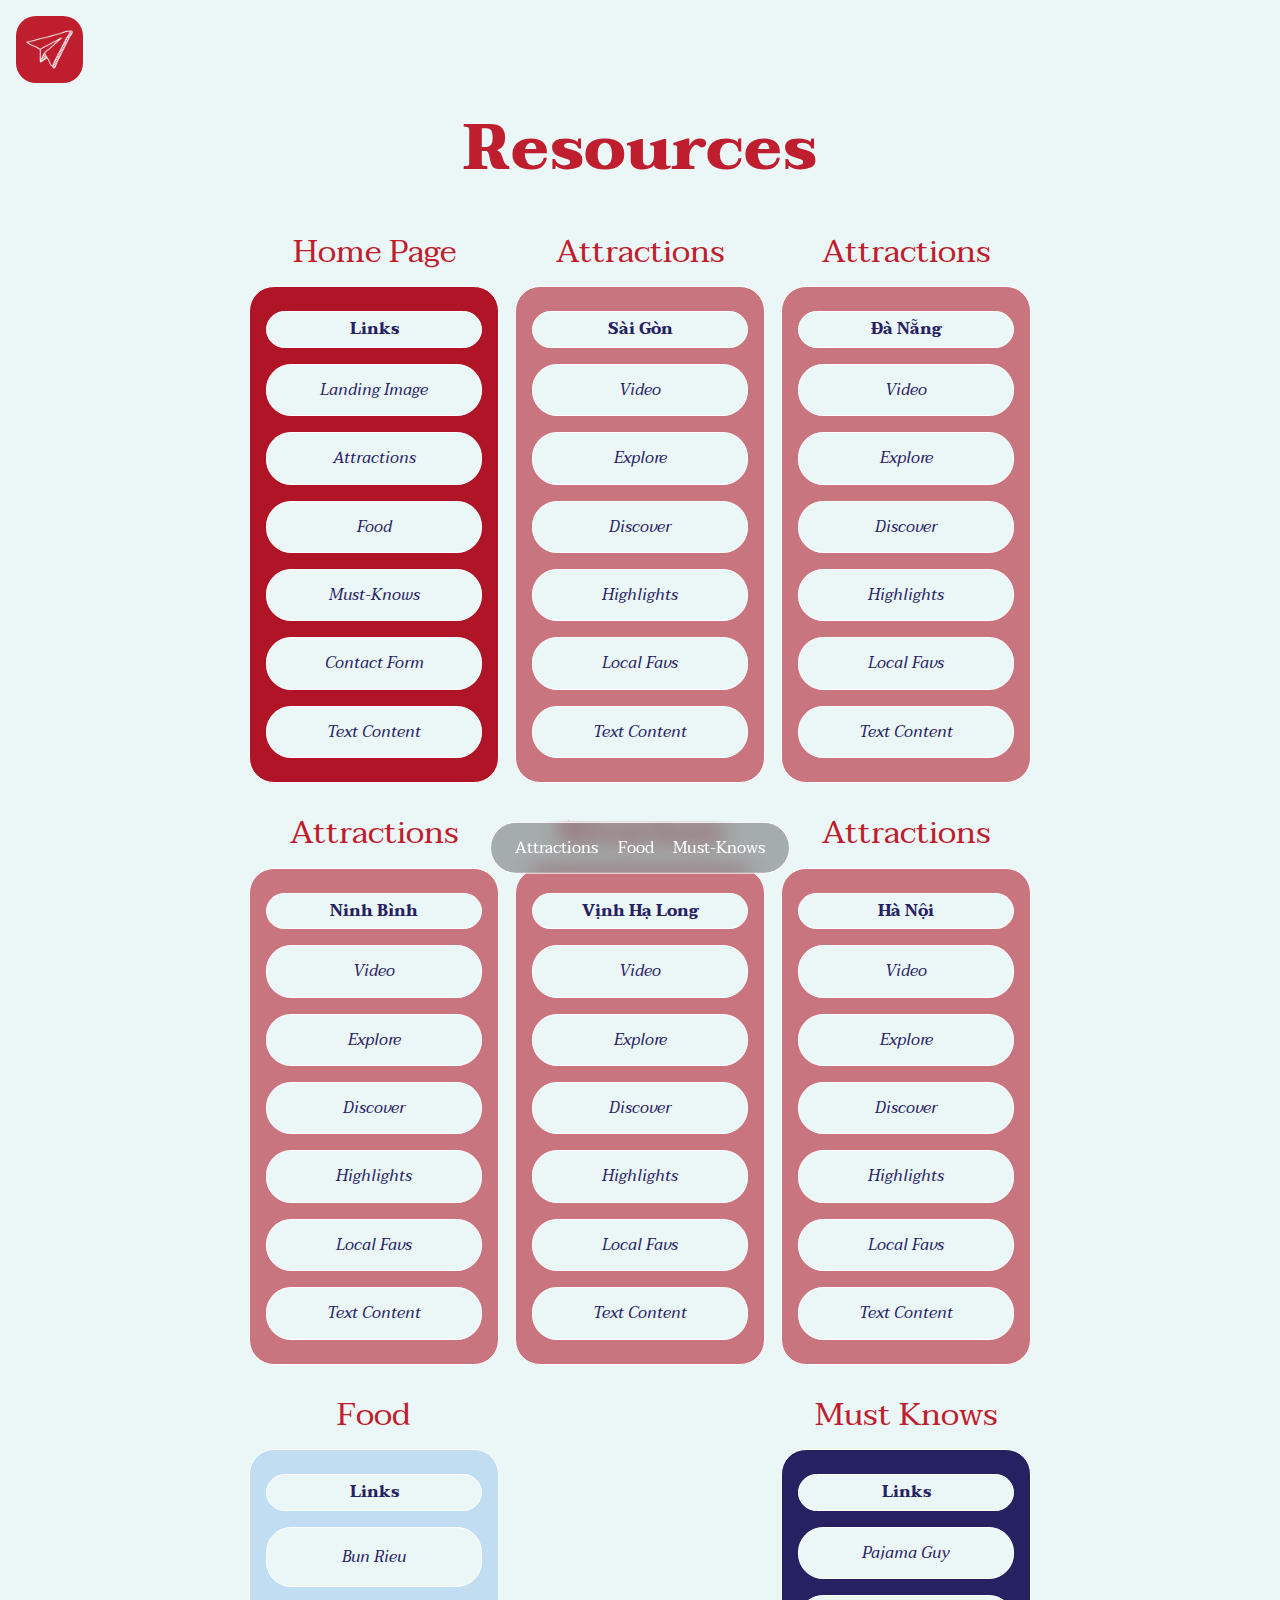
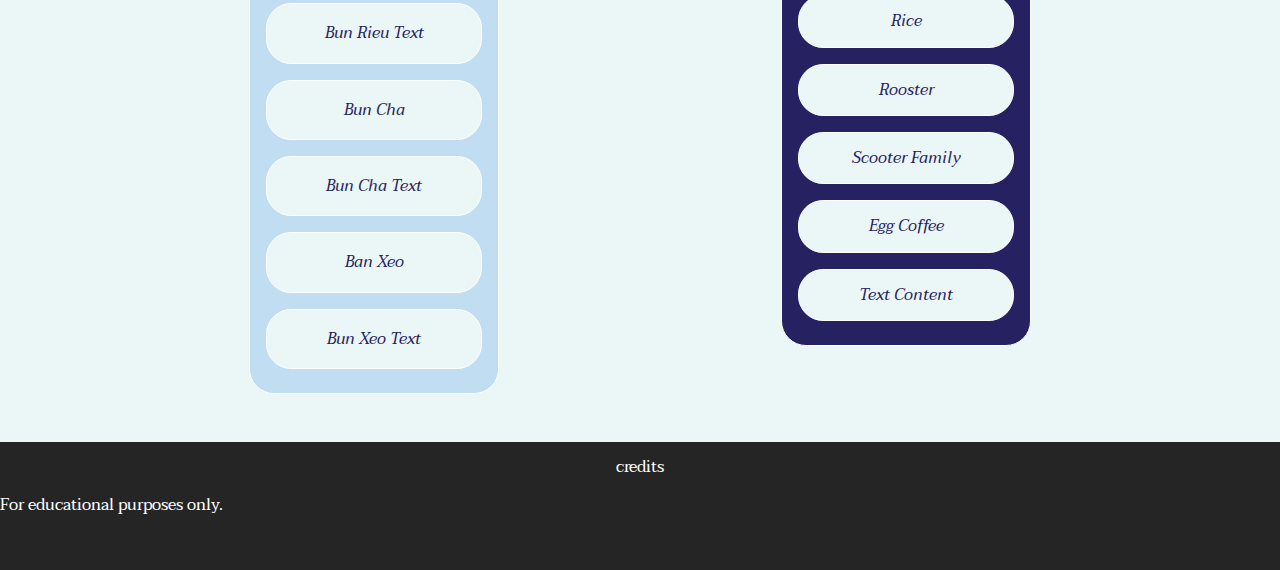
<file: credit.html>
<!DOCTYPE html>
<html lang="en">
  <head>
    <meta charset="UTF-8" />
    <meta name="viewport" content="width=device-width, initial-scale=1.0" />
    <meta name="robots" content="noindex" />
    <link rel="preconnect" href="https://fonts.googleapis.com" />
    <link rel="preconnect" href="https://fonts.gstatic.com" crossorigin />
    <link
      href="https://fonts.googleapis.com/css2?family=Alfa+Slab+One&family=Taviraj:ital,wght@0,100;0,200;0,300;0,400;0,500;0,600;0,700;0,800;0,900;1,100;1,200;1,300;1,400;1,500;1,600;1,700;1,800;1,900&display=swap"
      rel="stylesheet"
    />
    <link
      rel="icon"
      type="image/png"
      href="/project-2/favicon-96x96.png"
      sizes="96x96"
    />
    <link rel="icon" type="image/svg+xml" href="/project-2/favicon.svg" />
    <link rel="shortcut icon" href="/project-2/favicon.ico" />
    <link
      rel="apple-touch-icon"
      sizes="180x180"
      href="/project-2/apple-touch-icon.png"
    />
    <link rel="manifest" href="/project-2/site.webmanifest" />

    <link rel="stylesheet" href="styles/normalize.css" />
    <link rel="stylesheet" href="styles/base.css" />
    <link rel="stylesheet" href="styles/credit.css" />
    <title>Credits</title>
    <meta name="robots" content="noindex" />
  </head>
  <body>
    <a class="screen-reader-text" href="#site-main">Skip to content</a>
    <header>
      <a href="index.html" class="logo">
        <img
          src="assets/paper-plane.png"
          alt="a white paper plane home logo button"
        />
      </a>
      <nav class="global-nav">
        <ul>
          <li><a href="attractions.html">Attractions</a></li>
          <li><a href="food.html">Food</a></li>
          <li><a href="must-know.html">Must-Knows</a></li>
        </ul>
      </nav>
    </header>
    <main id="site-main">
      <h1>Resources</h1>

      <div class="table-wrapper">
        <table>
          <caption>
            Home Page
          </caption>
          <thead>
            <tr>
              <th>Links</th>
            </tr>
          </thead>
          <tbody>
            <tr>
              <td>
                <a
                  href="https://unsplash.com/photos/man-with-sun-hat-ZMdXvd6jGww"
                  target="_blank"
                  >Landing Image</a
                >
              </td>
            </tr>
            <tr>
              <td>
                <a
                  href="https://unsplash.com/photos/assorted-color-chinese-lanterns-at-night-XGuZ4HlC5qU"
                  target="_blank"
                  >Attractions</a
                >
              </td>
            </tr>
            <tr>
              <td>
                <a
                  href="https://iscleecam.edu.vn/vietnamese-crepes-pancakes/"
                  target="_blank"
                  >Food</a
                >
              </td>
            </tr>
            <tr>
              <td>
                <a
                  href="https://www.pexels.com/photo/flock-of-birds-flying-near-notre-dame-cathedral-of-saigon-1018478/"
                  target="_blank"
                  >Must-Knows</a
                >
              </td>
            </tr>
            <tr>
              <td>
                <a
                  href="https://www.pexels.com/photo/majestic-ho-chi-minh-city-hall-facade-at-dusk-29486790/"
                  target="_blank"
                  >Contact Form</a
                >
              </td>
            </tr>
            <tr>
              <td>
                <a href="https://openai.com/index/chatgpt/" target="_blank"
                  >Text Content</a
                >
              </td>
            </tr>
          </tbody>
        </table>

        <table class="attractions">
          <caption>
            Attractions
          </caption>
          <thead>
            <tr>
              <th>Sài Gòn</th>
            </tr>
          </thead>
          <tbody>
            <tr>
              <td>
                <a
                  href="https://www.pexels.com/video/stunning-night-aerial-of-landmark-81-ho-chi-minh-30289031/"
                  target="_blank"
                >
                  Video</a
                >
              </td>
            </tr>
            <tr>
              <td>
                <a
                  href="https://www.pexels.com/photo/flock-of-birds-flying-near-notre-dame-cathedral-of-saigon-1018478/"
                  target="_blank"
                  >Explore</a
                >
              </td>
            </tr>
            <tr>
              <td>
                <a
                  href="https://www.pexels.com/photo/national-temple-in-ho-chi-minh-in-vietnam-19270759/"
                  target="_blank"
                  >Discover</a
                >
              </td>
            </tr>
            <tr>
              <td>
                <a
                  href="https://unsplash.com/photos/pink-concrete-buildings-gY197uZy6G0"
                  target="_blank"
                  >Highlights</a
                >
              </td>
            </tr>
            <tr>
              <td>
                <a
                  href="https://www.pexels.com/photo/majestic-ho-chi-minh-city-hall-facade-at-dusk-29486790/"
                  target="_blank"
                  >Local Favs</a
                >
              </td>
            </tr>
            <tr>
              <td>
                <a href="https://openai.com/index/chatgpt/" target="_blank"
                  >Text Content</a
                >
              </td>
            </tr>
          </tbody>
        </table>

        <table class="attractions">
          <caption>
            Attractions
          </caption>
          <thead>
            <tr>
              <th>Đà Nẵng</th>
            </tr>
          </thead>
          <tbody>
            <tr>
              <td>
                <a
                  href="https://www.pexels.com/video/vibrant-night-aerial-view-of-saigon-skyline-30289036/"
                  target="_blank"
                >
                  Video</a
                >
              </td>
            </tr>
            <tr>
              <td>
                <a
                  href="https://unsplash.com/photos/assorted-color-chinese-lanterns-at-night-XGuZ4HlC5qU"
                  target="_blank"
                  >Explore</a
                >
              </td>
            </tr>
            <tr>
              <td>
                <a
                  href="https://unsplash.com/photos/boats-on-sea-shore-during-daytime-LfhM5_bPrxw"
                  target="_blank"
                  >Discover</a
                >
              </td>
            </tr>
            <tr>
              <td>
                <a
                  href="https://unsplash.com/photos/an-aerial-view-of-a-city-with-a-fountain-EJ8UwPfn7P0"
                  target="_blank"
                  >Highlights</a
                >
              </td>
            </tr>
            <tr>
              <td>
                <a
                  href="https://unsplash.com/photos/an-aerial-view-of-an-amusement-park-8fmVHIh_yfw"
                  target="_blank"
                  >Local Favs</a
                >
              </td>
            </tr>
            <tr>
              <td>
                <a href="https://openai.com/index/chatgpt/" target="_blank"
                  >Text Content</a
                >
              </td>
            </tr>
          </tbody>
        </table>

        <table class="attractions">
          <caption>
            Attractions
          </caption>
          <thead>
            <tr>
              <th>Ninh Bình</th>
            </tr>
          </thead>
          <tbody>
            <tr>
              <td>
                <a
                  href="https://www.pexels.com/video/aerial-view-of-mua-cave-mountain-steps-at-sunset-30574738/"
                  target="_blank"
                >
                  Video</a
                >
              </td>
            </tr>
            <tr>
              <td>
                <a
                  href="https://unsplash.com/photos/a-stone-staircase-leading-up-to-a-building-WO2d3P20JQM"
                  target="_blank"
                  >Explore</a
                >
              </td>
            </tr>
            <tr>
              <td>
                <a
                  href="https://unsplash.com/photos/an-aerial-view-of-a-building-surrounded-by-trees-F0lsqrPejnE"
                  target="_blank"
                  >Discover</a
                >
              </td>
            </tr>
            <tr>
              <td>
                <a
                  href="https://unsplash.com/photos/a-person-in-a-boat-on-a-body-of-water-_zllrA-129Q"
                  target="_blank"
                  >Highlights</a
                >
              </td>
            </tr>
            <tr>
              <td>
                <a
                  href="https://unsplash.com/photos/a-river-running-through-a-lush-green-valley-d6HUg6B0oVQ"
                  target="_blank"
                  >Local Favs</a
                >
              </td>
            </tr>
            <tr>
              <td>
                <a href="https://openai.com/index/chatgpt/" target="_blank"
                  >Text Content</a
                >
              </td>
            </tr>
          </tbody>
        </table>

        <table class="attractions">
          <caption>
            Attractions
          </caption>
          <thead>
            <tr>
              <th>Vịnh Hạ Long</th>
            </tr>
          </thead>
          <tbody>
            <tr>
              <td>
                <a
                  href="https://www.pexels.com/video/aerial-view-of-ha-long-bay-at-sunset-30391311/"
                  target="_blank"
                >
                  Video</a
                >
              </td>
            </tr>
            <tr>
              <td>
                <a
                  href="https://www.xanhsm.com/news/vinh-ha-long"
                  target="_blank"
                  >Explore</a
                >
              </td>
            </tr>
            <tr>
              <td>
                <a
                  href="https://unsplash.com/photos/a-group-of-boats-floating-on-top-of-a-body-of-water-kG7pOXbBfNs"
                  target="_blank"
                  >Discover</a
                >
              </td>
            </tr>
            <tr>
              <td>
                <a
                  href="https://www.xanhsm.com/news/vinh-ha-long"
                  target="_blank"
                  >Highlights</a
                >
              </td>
            </tr>
            <tr>
              <td>
                <a
                  href="https://www.xanhsm.com/news/vinh-ha-long"
                  target="_blank"
                  >Local Favs</a
                >
              </td>
            </tr>
            <tr>
              <td>
                <a href="https://openai.com/index/chatgpt/" target="_blank"
                  >Text Content</a
                >
              </td>
            </tr>
          </tbody>
        </table>

        <table class="attractions">
          <caption>
            Attractions
          </caption>
          <thead>
            <tr>
              <th>Hà Nội</th>
            </tr>
          </thead>
          <tbody>
            <tr>
              <td>
                <a
                  href="https://www.pexels.com/video/train-street-in-hanoi-vietnam-20458617/"
                  target="_blank"
                >
                  Video</a
                >
              </td>
            </tr>
            <tr>
              <td>
                <a
                  href="https://unsplash.com/photos/a-view-of-a-street-from-above-of-a-building-oD3veWSNWlo"
                  target="_blank"
                  >Explore</a
                >
              </td>
            </tr>
            <tr>
              <td>
                <a
                  href="https://unsplash.com/photos/a-group-of-chairs-and-a-table-in-front-of-a-building-ILxFufGfEBw"
                  target="_blank"
                  >Discover</a
                >
              </td>
            </tr>
            <tr>
              <td>
                <a
                  href="https://unsplash.com/photos/an-toan-giao-thong-la-hanh-phuc-cho-moi-nha-klzsD5nRjps"
                  target="_blank"
                  >Highlights</a
                >
              </td>
            </tr>
            <tr>
              <td>
                <a
                  href="https://unsplash.com/photos/a-tree-with-orange-leaves-in-front-of-a-body-of-water-U3QZqShc8nA"
                  target="_blank"
                  >Local Favs</a
                >
              </td>
            </tr>
            <tr>
              <td>
                <a href="https://openai.com/index/chatgpt/" target="_blank"
                  >Text Content</a
                >
              </td>
            </tr>
          </tbody>
        </table>

        <table class="food">
          <caption>
            Food
          </caption>
          <thead>
            <tr>
              <th>Links</th>
            </tr>
          </thead>
          <tbody>
            <tr>
              <td>
                <a href="https://takestwoeggs.com/bun-rieu/" target="_blank">
                  Bun Rieu</a
                >
              </td>
            </tr>
            <tr>
              <td>
                <a href="https://takestwoeggs.com/bun-rieu/" target="_blank">
                  Bun Rieu Text</a
                >
              </td>
            </tr>
            <tr>
              <td>
                <a
                  href="https://vietnamtourism.gov.vn/en/post/18867"
                  target="_blank"
                  >Bun Cha</a
                >
              </td>
            </tr>
            <tr>
              <td>
                <a
                  href="https://vickypham.com/blog/bun-cha-hanoi/"
                  target="_blank"
                >
                  Bun Cha Text</a
                >
              </td>
            </tr>
            <tr>
              <td>
                <a
                  href="https://iscleecam.edu.vn/vietnamese-crepes-pancakes/"
                  target="_blank"
                  >Ban Xeo</a
                >
              </td>
            </tr>
            <tr>
              <td>
                <a
                  href="https://www.thekitchn.com/banh-xeo-vietnamese-crepes-recipe-23717108"
                  target="_blank"
                >
                  Bun Xeo Text</a
                >
              </td>
            </tr>
          </tbody>
        </table>

        <table class="must-know">
          <caption>
            Must Knows
          </caption>
          <thead>
            <tr>
              <th>Links</th>
            </tr>
          </thead>
          <tbody>
            <tr>
              <td>
                <a
                  href="https://eva.vn/tin-tuc/chuyen-it-nguoi-biet-ve-chang-trai-tay-om-ga-gay-bao-duong-pho-sai-gon-c73a387372.html"
                  target="_blank"
                  >Pajama Guy</a
                >
              </td>
            </tr>
            <tr>
              <td>
                <a
                  href="https://kachivietnam.com/blogs/tin-tuc/com-gao-trang-trai-tim-cua-bua-an-viet-nam-va-gia-tri-dinh-duong-khong-the-bo-qua"
                  target="_blank"
                  >Rice</a
                >
              </td>
            </tr>
            <tr>
              <td>
                <a
                  href="https://unsplash.com/photos/red-rooster-in-close-up-photography-E6ng4xuZlxE"
                  target="_blank"
                  >Rooster</a
                >
              </td>
            </tr>
            <tr>
              <td>
                <a
                  href="https://unsplash.com/photos/selective-color-photography-of-woman-driving-white-motor-scooter-_rwyKyuPC2o"
                  target="_blank"
                  >Scooter Family</a
                >
              </td>
            </tr>
            <tr>
              <td>
                <a
                  href="https://delishglobe.com/recipe/vietnamese-ca-phe-trung-egg-coffee/"
                  target="_blank"
                  >Egg Coffee</a
                >
              </td>
            </tr>
            <tr>
              <td>
                <a href="https://openai.com/index/chatgpt/" target="_blank"
                  >Text Content</a
                >
              </td>
            </tr>
          </tbody>
        </table>
      </div>
    </main>

    <footer>
      <a href="credit.html">credits</a>
      <p>For educational purposes only.</p>
    </footer>
  </body>
</html>
</file>
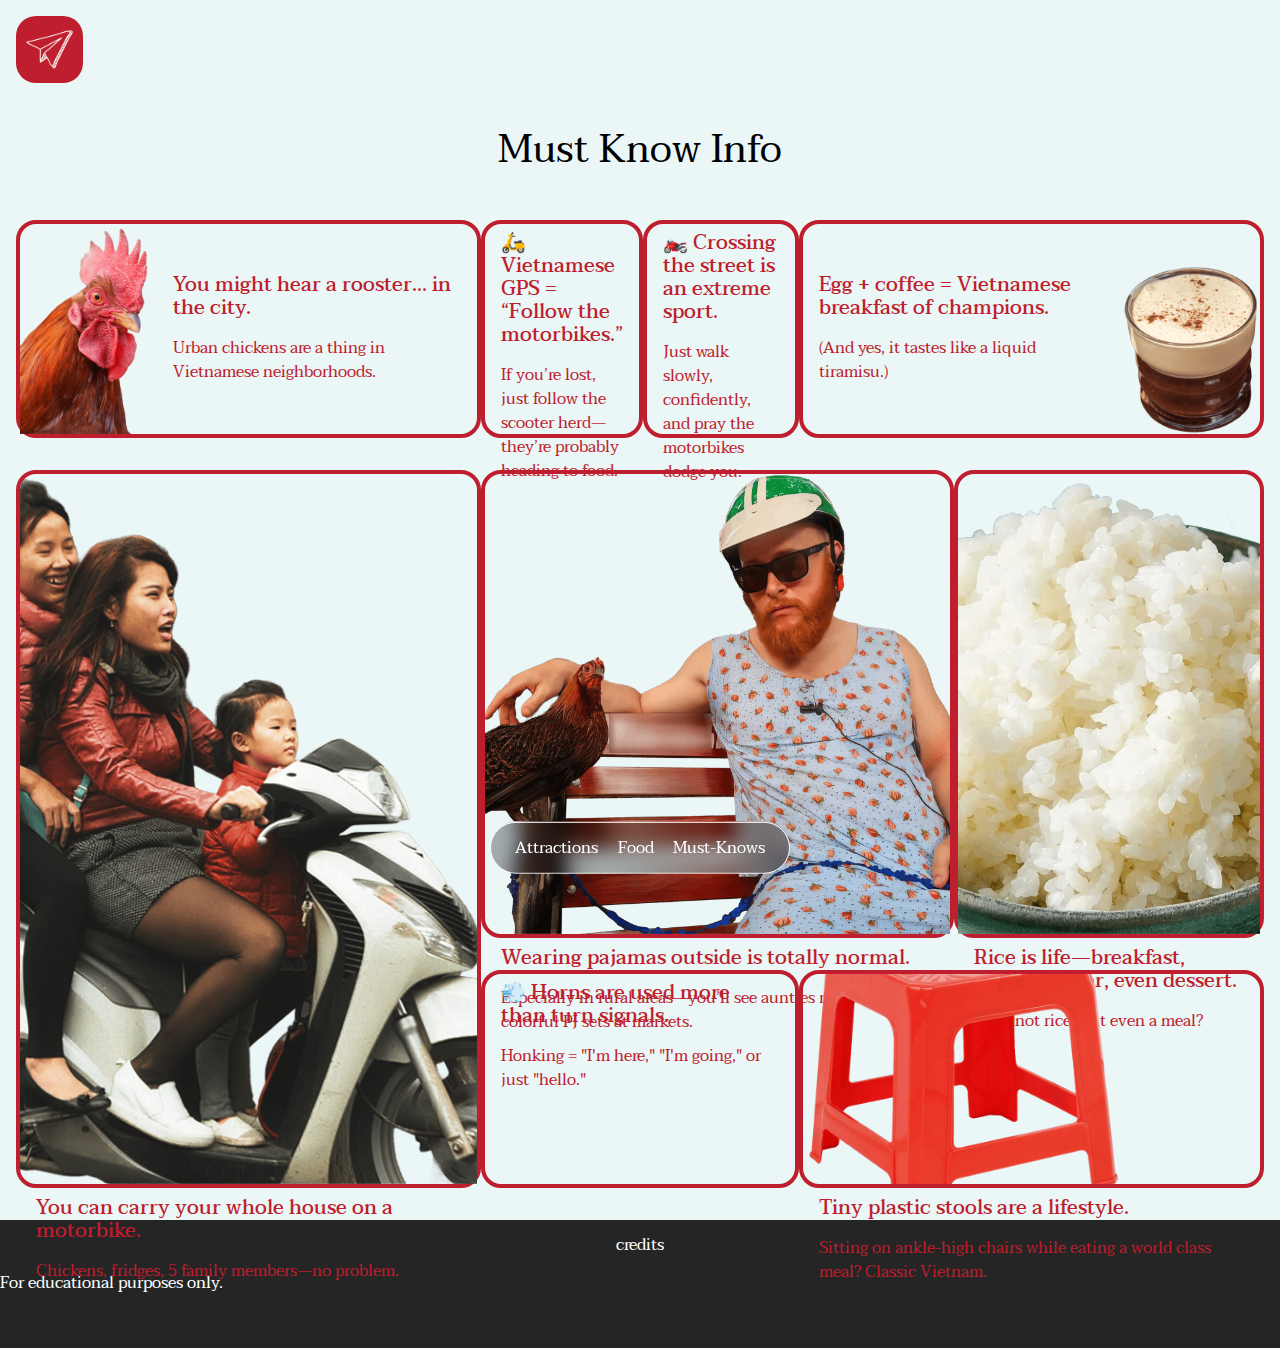
<file: must-know.html>
<!DOCTYPE html>
<html lang="en">
  <head>
    <meta charset="UTF-8" />
    <meta name="viewport" content="width=device-width, initial-scale=1.0" />
    <link rel="preconnect" href="https://fonts.googleapis.com" />
    <link rel="preconnect" href="https://fonts.gstatic.com" crossorigin />
    <link
      href="https://fonts.googleapis.com/css2?family=Alfa+Slab+One&family=Taviraj:ital,wght@0,100;0,200;0,300;0,400;0,500;0,600;0,700;0,800;0,900;1,100;1,200;1,300;1,400;1,500;1,600;1,700;1,800;1,900&display=swap"
      rel="stylesheet"
    />

    <link
      rel="icon"
      type="image/png"
      href="/project-2/favicon-96x96.png"
      sizes="96x96"
    />
    <link rel="icon" type="image/svg+xml" href="/project-2/favicon.svg" />
    <link rel="shortcut icon" href="/project-2/favicon.ico" />
    <link
      rel="apple-touch-icon"
      sizes="180x180"
      href="/project-2/apple-touch-icon.png"
    />
    <link rel="manifest" href="/project-2/site.webmanifest" />

    <link rel="stylesheet" href="styles/normalize.css" />
    <link rel="stylesheet" href="styles/base.css" />
    <link rel="stylesheet" href="styles/must-knows.css" />

    <title>Vietnam Must-Knows: Culture, Chaos & Quirky Local Tips</title>
    <meta
      name="description"
      content="From egg coffee to scooter traffic hacks, get the need-to-know quirks of life in Vietnam before you go."
    />
  </head>
  <body>
    <a class="screen-reader-text" href="#main">Skip to content</a>

    <header>
      <a href="index.html" class="logo">
        <img
          src="assets/paper-plane.png"
          alt="a white paper plane home logo button"
        />
      </a>
      <nav class="global-nav">
        <ul>
          <li><a href="attractions.html">Attractions</a></li>
          <li><a href="food.html">Food</a></li>
          <li><a href="must-know.html">Must-Knows</a></li>
        </ul>
      </nav>
    </header>

    <main id="main">
      <h1>Must Know Info</h1>
      <div class="grid-wrapper">
        <figure class="grid-item one">
          <img
            src="./assets/must-know/egg-coffee.png"
            alt="vietnamese egg coffee"
          />

          <figcaption class="grid-info">
            <h2>Egg + coffee = Vietnamese breakfast of champions.</h2>
            <p>(And yes, it tastes like a liquid tiramisu.)</p>
          </figcaption>
        </figure>

        <div class="grid-item two">
          <h2>🏍️ Crossing the street is an extreme sport.</h2>
          <p>
            Just walk slowly, confidently, and pray the motorbikes dodge you.
          </p>
        </div>

        <figure class="grid-item three">
          <img src="./assets/must-know/rice.png" alt="a bowl of white rice" />

          <figcaption class="grid-info">
            <h2>Rice is life—breakfast, lunch, dinner, even dessert.</h2>
            <p>If it’s not rice, is it even a meal?</p>
          </figcaption>
        </figure>

        <figure class="grid-item four">
          <img
            src="./assets/must-know/pajamas.png"
            alt="man sitting on bench in vietnamese style pajamas with a chicken"
          />

          <figcaption class="grid-info">
            <h2>Wearing pajamas outside is totally normal.</h2>
            <p>
              Especially in rural areas—you’ll see aunties rocking colorful PJ
              sets at markets.
            </p>
          </figcaption>
        </figure>

        <figure class="grid-item five">
          <img src="./assets/must-know/rooster.png" alt="image of a rooster" />

          <figcaption class="grid-info">
            <h2>You might hear a rooster... in the city.</h2>
            <p>Urban chickens are a thing in Vietnamese neighborhoods.</p>
          </figcaption>
        </figure>

        <div class="grid-item six">
          <h2>💨 Horns are used more than turn signals.</h2>
          <p>Honking = "I'm here," "I'm going," or just "hello."</p>
        </div>

        <figure class="grid-item seven">
          <img
            src="./assets/must-know/scooter.png"
            alt="family of 3 riding on a single scooter"
          />

          <figcaption class="grid-info">
            <h2>You can carry your whole house on a motorbike.</h2>
            <p>Chickens, fridges, 5 family members—no problem.</p>
          </figcaption>
        </figure>

        <figure class="grid-item eight">
          <img
            src="./assets/must-know/plastic-stool.png"
            alt="small red plastic sitting stool"
          />

          <figcaption class="grid-info">
            <h2>Tiny plastic stools are a lifestyle.</h2>
            <p>
              Sitting on ankle-high chairs while eating a world class meal?
              Classic Vietnam.
            </p>
          </figcaption>
        </figure>

        <div class="grid-item nine">
          <h2>🛵 Vietnamese GPS = “Follow the motorbikes.”</h2>
          <p>
            If you’re lost, just follow the scooter herd—they’re probably
            heading to food.
          </p>
        </div>
      </div>
    </main>

    <footer>
      <a href="credit.html">credits</a>
      <p>For educational purposes only.</p>
    </footer>
  </body>
</html>
</file>
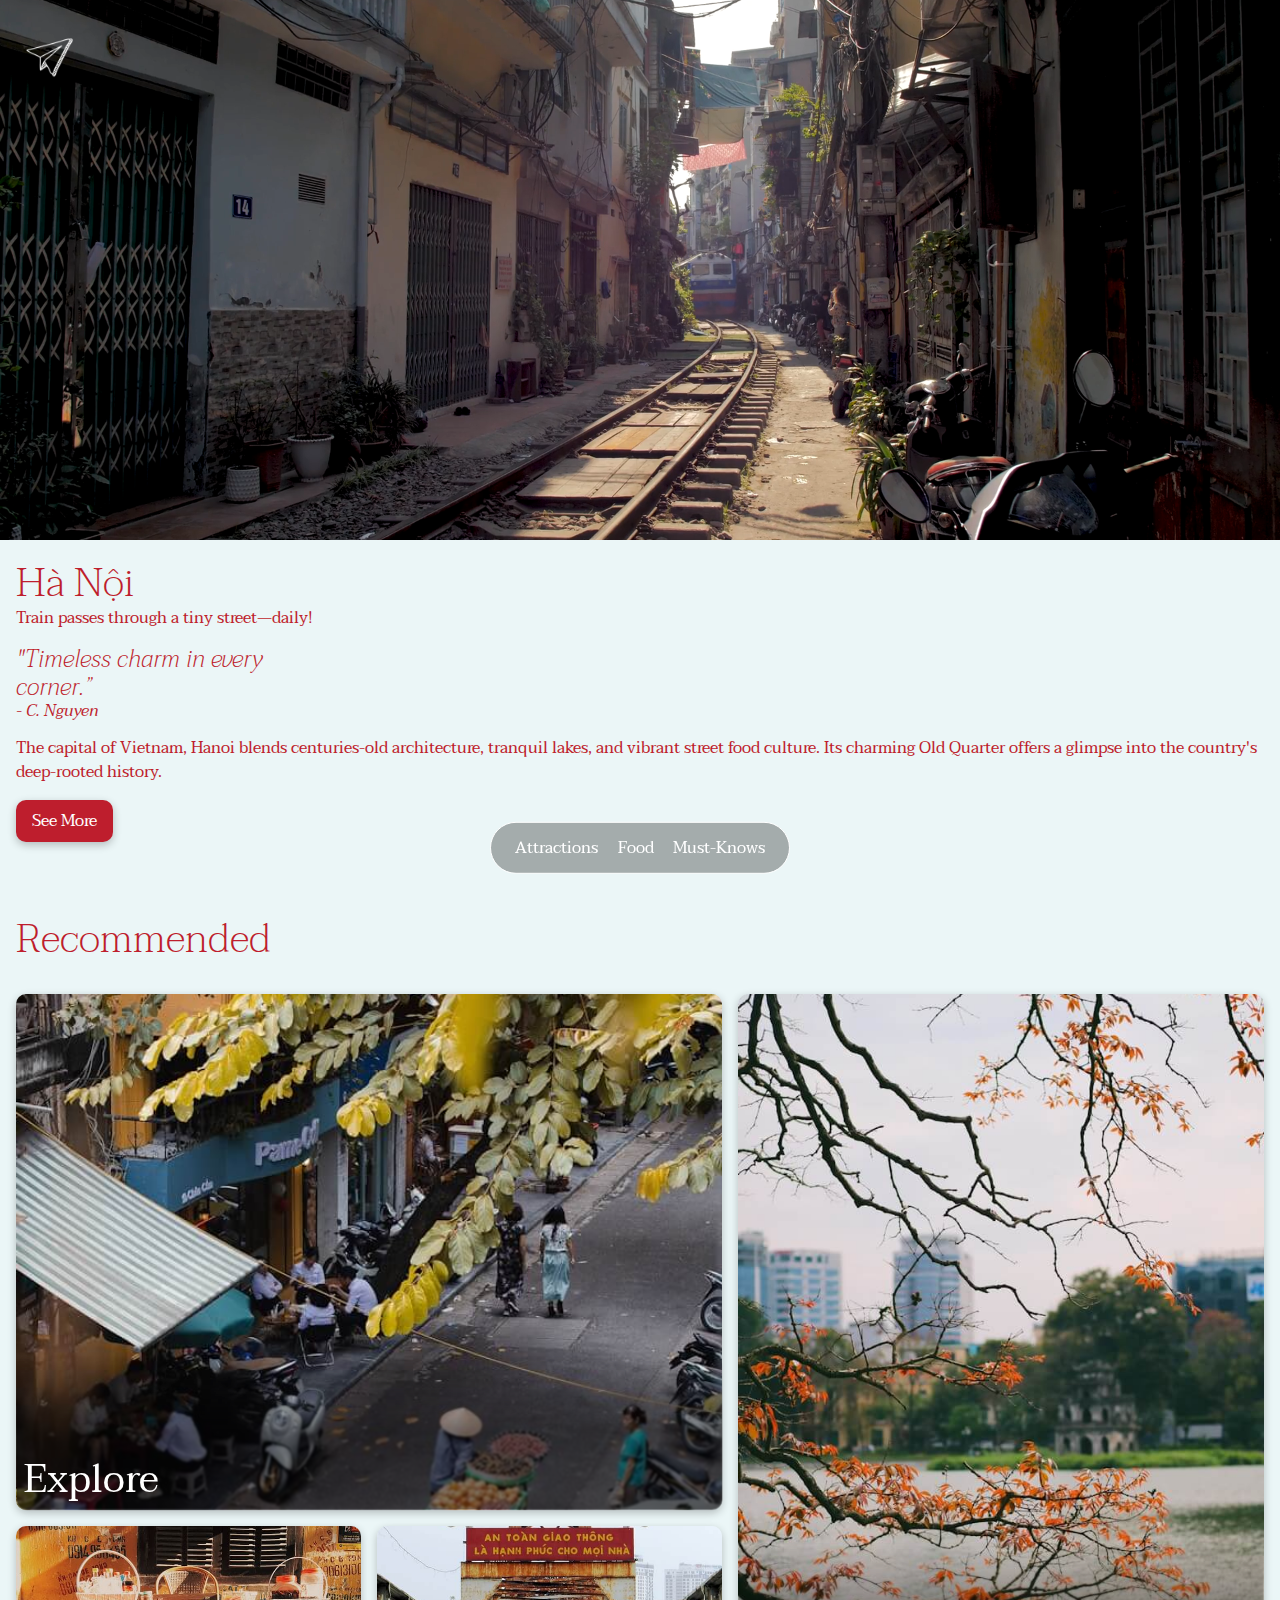
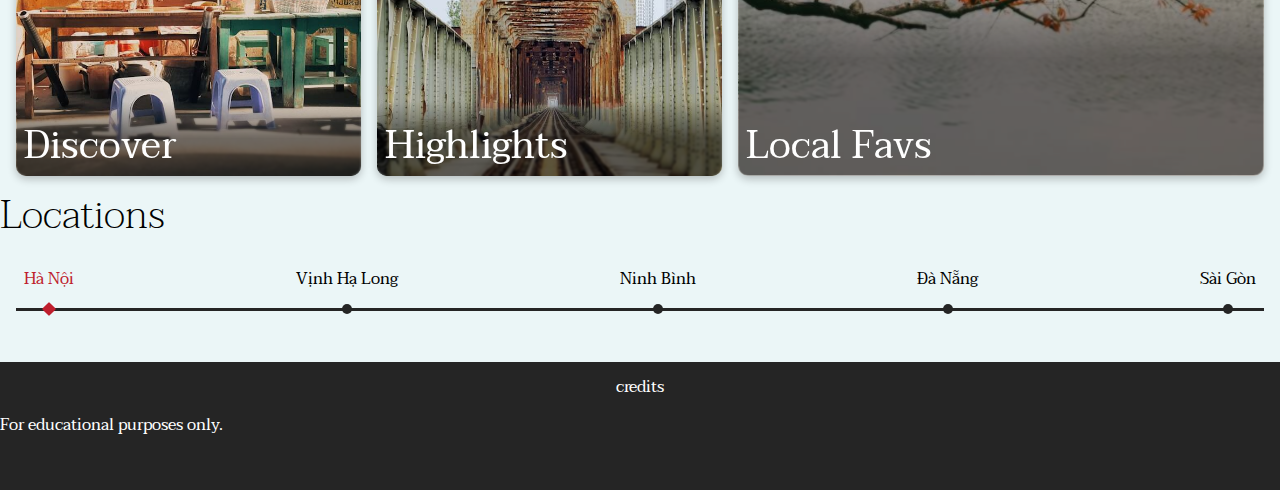
<file: attractions/hanoi.html>
<!DOCTYPE html>
<html lang="en">
  <head>
    <meta charset="UTF-8" />
    <meta name="viewport" content="width=device-width, initial-scale=1.0" />
    <link rel="preconnect" href="https://fonts.googleapis.com" />
    <link rel="preconnect" href="https://fonts.gstatic.com" crossorigin />
    <link
      href="https://fonts.googleapis.com/css2?family=Alfa+Slab+One&family=Taviraj:ital,wght@0,100;0,200;0,300;0,400;0,500;0,600;0,700;0,800;0,900;1,100;1,200;1,300;1,400;1,500;1,600;1,700;1,800;1,900&display=swap"
      rel="stylesheet"
    />

    <link
      rel="icon"
      type="image/png"
      href="/project-2/favicon-96x96.png"
      sizes="96x96"
    />
    <link rel="icon" type="image/svg+xml" href="/project-2/favicon.svg" />
    <link rel="shortcut icon" href="/project-2/favicon.ico" />
    <link
      rel="apple-touch-icon"
      sizes="180x180"
      href="/project-2/apple-touch-icon.png"
    />
    <link rel="manifest" href="/project-2/site.webmanifest" />

    <link rel="stylesheet" href="../styles/normalize.css" />
    <link rel="stylesheet" href="../styles/base.css" />
    <link rel="stylesheet" href="../styles/attractions.css" />
    <link rel="stylesheet" href="../styles/hanoi.css" />
    <title>Hà Nội: Vietnam’s Capital of Culture & Charm</title>
    <meta
      name="description"
      content="Stroll through the heart of Vietnam’s capital—Hà Nội’s Old Quarter, lakes, street eats, and centuries-old history await."
    />
  </head>
  <body>
    <a class="screen-reader-text" href="#recommended">Skip to content</a>

    <header>
      <a href="../index.html" class="logo">
        <img
          src="../assets/paper-plane.png"
          alt="a white paper plane home logo button"
        />
      </a>
      <nav class="global-nav">
        <ul>
          <li><a href="../attractions.html">Attractions</a></li>
          <li><a href="../food.html">Food</a></li>
          <li><a href="../must-know.html">Must-Knows</a></li>
        </ul>
      </nav>
    </header>

    <main id="site-main">
      <section class="attraction-main">
        <video autoplay muted loop playsinline>
          <source src="../assets/attractions/hanoi.mp4" type="video/mp4" />
          Your browser does not support the video element.
        </video>

        <div class="info-wrapper">
          <h1>Hà Nội</h1>
          <p>Train passes through a tiny street—daily!</p>
        </div>

        <div class="info-text-wrapper">
          <blockquote>
            <h2>"Timeless charm in every corner.”</h2>

            <cite>- C. Nguyen</cite>
          </blockquote>
          <p>
            The capital of Vietnam, Hanoi blends centuries-old architecture,
            tranquil lakes, and vibrant street food culture. Its charming Old
            Quarter offers a glimpse into the country's deep-rooted history.
          </p>
          <a href="#recommended">See More</a>
        </div>
      </section>

      <section class="recommended" id="recommended">
        <h2>Recommended</h2>

        <div class="grid-container">
          <figure class="placeholder one">
            <div class="overlay"></div>
            <img
              loading="lazy"
              src="../assets/attractions/images/hanoi-r2.jpg"
              alt="a view of a street in Hanoi from above of a building"
            />
            <figcaption>Explore</figcaption>
          </figure>

          <figure class="placeholder two">
            <div class="overlay"></div>
            <img
              loading="lazy"
              src="../assets/attractions/images/hanoi-r1.jpg"
              alt="a group of chairs and a table in front of a building"
            />
            <figcaption>Discover</figcaption>
          </figure>

          <figure class="placeholder three">
            <div class="overlay"></div>
            <img
              loading="lazy"
              src="../assets/attractions/images/hanoi-r3.jpg"
              alt="a photo of train tracks at Long Bien Bridge, Vietnam"
            />
            <figcaption>Highlights</figcaption>
          </figure>

          <figure class="placeholder four">
            <div class="overlay"></div>
            <img
              loading="lazy"
              src="../assets/attractions/images/hanoi-r4.jpg"
              alt="a tree with orange leaves in front of a body of water"
            />
            <figcaption>Local Favs</figcaption>
          </figure>
        </div>
      </section>

      <h2 id="locations">Locations</h2>

      <nav class="attractions-nav">
        <ul>
          <li><a href="hanoi.html">Hà Nội</a></li>
          <li><a href="vinh-ha-long.html">Vịnh Hạ Long</a></li>
          <li><a href="ninh-binh.html">Ninh Bình</a></li>
          <li><a href="da-nang.html">Đà Nẵng</a></li>
          <li><a href="../attractions.html">Sài Gòn</a></li>
        </ul>
      </nav>
    </main>
    <footer>
      <a href="../credit.html">credits</a>
      <p>For educational purposes only.</p>
    </footer>
  </body>
</html>
</file>
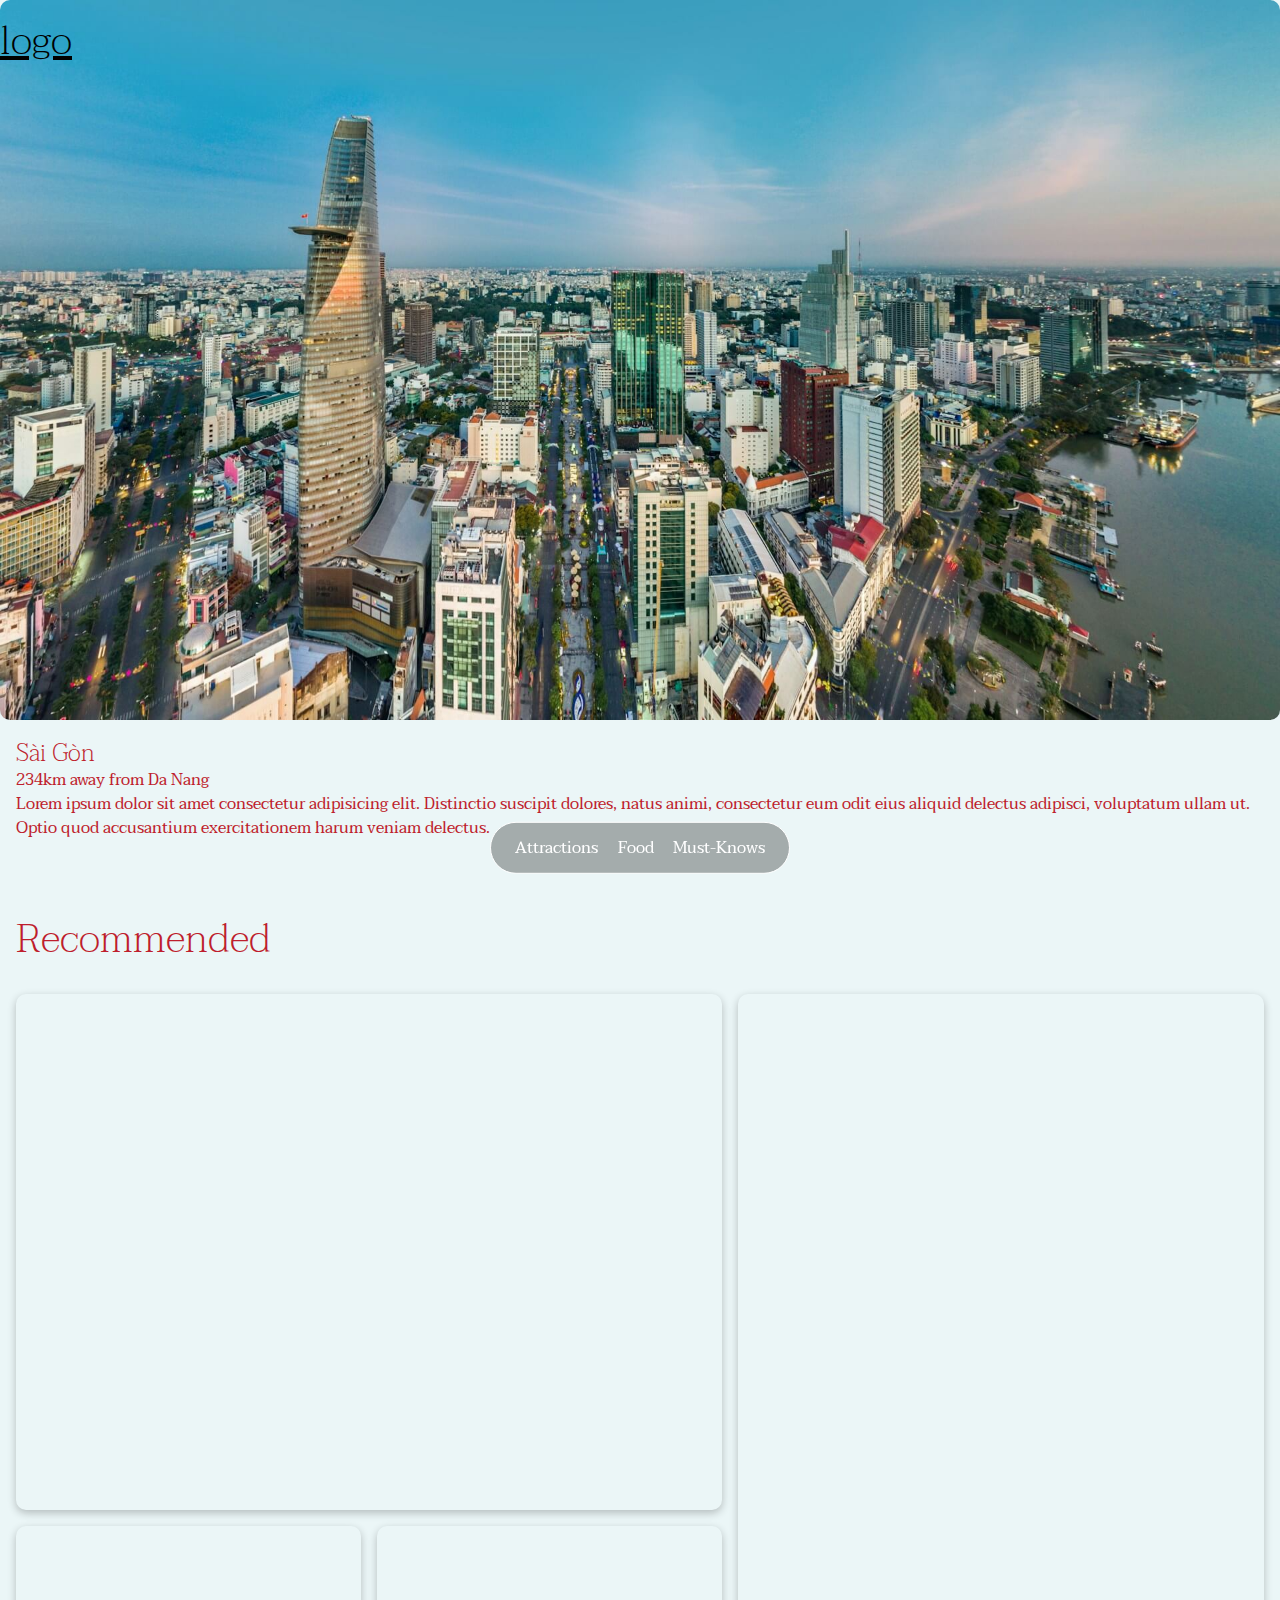
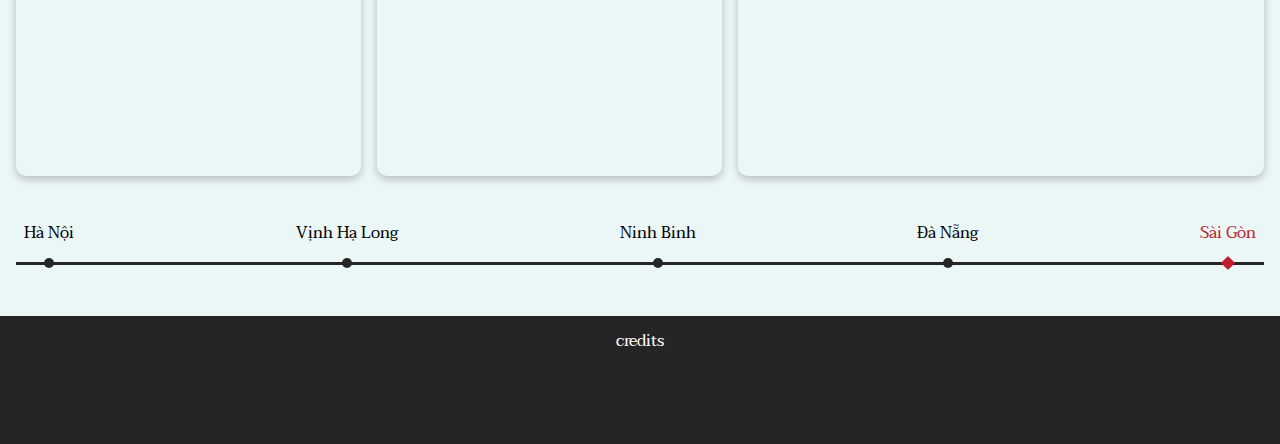
<file: attractions/saigon.html>
<!DOCTYPE html>
<html lang="en">
  <head>
    <meta charset="UTF-8" />
    <meta name="viewport" content="width=device-width, initial-scale=1.0" />
    <link rel="preconnect" href="https://fonts.googleapis.com" />
    <link rel="preconnect" href="https://fonts.gstatic.com" crossorigin />
    <link
      href="https://fonts.googleapis.com/css2?family=Alfa+Slab+One&family=Taviraj:ital,wght@0,100;0,200;0,300;0,400;0,500;0,600;0,700;0,800;0,900;1,100;1,200;1,300;1,400;1,500;1,600;1,700;1,800;1,900&display=swap"
      rel="stylesheet"
    />
    <link rel="stylesheet" href="../styles/normalize.css" />
    <link rel="stylesheet" href="../styles/base.css" />
    <link rel="stylesheet" href="../styles/attractions.css" />
    <link rel="stylesheet" href="../styles/saigon.css" />
    <title>Sài Gòn</title>
  </head>
  <body>
    <header>
      <a href="">
        <h2>logo</h2>
      </a>
      <nav class="global-nav">
        <ul>
          <li><a href="attractions.html">Attractions</a></li>
          <li><a href="food.html">Food</a></li>
          <li><a href="must-know.html">Must-Knows</a></li>
        </ul>
      </nav>
    </header>
    <main>
      <section class="attraction-main">
        <figure>
          <img
            src="../assets/attractions/saigon.jpg"
            alt="saigon downtown city skyline"
          />
        </figure>

        <div class="info-wrapper">
          <h2>Sài Gòn</h2>
          <p>234km away from Da Nang</p>

          <p>
            Lorem ipsum dolor sit amet consectetur adipisicing elit. Distinctio
            suscipit dolores, natus animi, consectetur eum odit eius aliquid
            delectus adipisci, voluptatum ullam ut. Optio quod accusantium
            exercitationem harum veniam delectus.
          </p>
        </div>
      </section>
      <section class="recommended">
        <h2>Recommended</h2>
        <div class="grid-container">
          <div class="placeholder one"></div>
          <div class="placeholder two"></div>
          <div class="placeholder three"></div>
          <div class="placeholder four"></div>
        </div>
      </section>
      <nav class="attractions-nav">
        <ul>
          <li><a href="hanoi.html">Hà Nội</a></li>
          <li><a href="vinh-ha-long.html">Vịnh Hạ Long</a></li>
          <li><a href="ninh-binh.html">Ninh Binh</a></li>
          <li><a href="da-nang.html">Đà Nẵng</a></li>
          <li><a href="saigon.html">Sài Gòn</a></li>
        </ul>
      </nav>
    </main>
    <footer>
      <a href="credit.html">credits</a>
    </footer>
  </body>
</html>
</file>
<file: styles/base.css>
:root {
  --primaryColor: red;
  --secondaryColor: red;
  --highlightColor: #be1e2d;
  --whiteColor: #ffffff;
  --darkColor: #252525;
  --boxShadow: #0000003d 0px 3px 8px;
  --backgroundColor: #ebf6f7;
}

/* global styles */

body {
  font-family: "Taviraj", sans-serif;
  background-color: var(--backgroundColor);

  /* prevents nav from covering items on bottom of page */
  /* padding-bottom: 5rem; */
}

h1 {
  font-family: "Alfa Slab One", serif;
  font-weight: 400;
  font-style: normal;
}

h2 {
  font-weight: 200;
  font-size: clamp(2.5rem, 1vw, 4rem);
}
p {
  line-height: 1.5;
}

/* links */

a {
  padding: 1rem 0.5rem;
}
a,
a:visited {
  color: inherit;
  text-decoration: none;
}

a:hover,
a:focus,
a:active {
  text-decoration: underline;
}

a:focus {
  outline: 1px dotted;
}

/* header and nav */

header {
  position: absolute;

  z-index: 9999;
}

.logo {
  display: block;
}

.logo img {
  width: clamp(3.125rem, 4vw, 5rem);
}

header .logo {
  position: absolute;
  top: 1rem;
  left: 1rem;
}

.global-nav {
  position: fixed;

  left: 50%;
  bottom: 0;
  transform: translate(-50%, -50%);
  width: 300px;

  color: var(--whiteColor);
  border: 1px solid var(--whiteColor);
  padding: 1rem;
  border-radius: 50px;

  backdrop-filter: blur(10px);
  background-color: rgba(0, 0, 0, 0.3);
}

.global-nav ul {
  list-style: none;
  display: flex;
  justify-content: space-between;
  align-items: center;
}

/* footer */

footer {
  color: var(--whiteColor);
  background-color: var(--darkColor);
  height: 8rem;
}

footer a {
  display: block;
  width: max-content;
  margin: 0 auto;
}
</file>
<file: styles/credit.css>
.logo {
  position: fixed;
  top: 1rem;
  left: 1rem;
  display: flex;

  padding: 0.5rem;
  background-color: var(--highlightColor);
  border-radius: 20px;
}

body {
  color: var(--highlightColor);
}

h1 {
  font-family: "Taviraj", sans-serif;
  font-size: clamp(2.5rem, 5vw, 5rem);
  text-align: center;

  font-weight: 800;
  padding-top: 7rem;
  padding-bottom: 2rem;

  width: 100%;

  background-size: cover;
  background-repeat: no-repeat;
}

main {
  display: flex;
  flex-direction: column;
  align-items: center;
  min-height: 100vh;
}

table,
tr,
th,
td,
caption {
  border: 1px solid var(--whiteColor);

  border-spacing: 0.5rem 1rem;
  border-radius: 25px;
  padding: 0.5rem;
}

table {
  width: 15.625rem;
  background-color: #af1527;
}

thead {
  color: #262262;
}
tbody {
  font-style: italic;
}
td,
th {
  background-color: var(--backgroundColor);
}

caption {
  border: none;
  margin: 0.5rem 0;
  font-size: 2rem;
}

td {
  text-align: center;
}
td a {
  display: inline-block;
  padding: 0.5rem 1.5rem;
  color: var(--highlightColor) !important;
  color: #262262 !important;
}

.attractions {
  background-color: #af152792;
}

.food {
  background-color: #b6d7efd2;
}

.must-know {
  margin-bottom: 3rem;
  background-color: #262262;
}

@media (min-width: 48em) {
  .table-wrapper {
    display: grid;
    grid-template-columns: 1fr 1fr 1fr;
    gap: 1rem;

    margin-bottom: 3rem;
  }

  .must-know {
    grid-column: 3/4;
  }
}
</file>
<file: styles/must-knows.css>
/* for food/must-know/credit pages logo styling */
.logo {
  position: fixed;
  top: 1rem;
  left: 1rem;
  display: flex;

  padding: 0.5rem;
  background-color: var(--highlightColor);
  border-radius: 20px;
}

#main {
  min-height: 100vh;
  padding: 1rem;
}

main h1 {
  font-family: "Taviraj", sans-serif;
  font-size: clamp(2rem, 3vw, 5rem);
  text-align: center;
  padding-top: 7rem;
  padding-bottom: 2rem;
}

.grid-wrapper {
  display: grid;
  justify-content: center;
}

.grid-item {
  color: var(--highlightColor);
  border: 4px solid var(--highlightColor);
  border-radius: 20px;
  margin: 1rem 0;
  /* max-width: 450px; */
}

.grid-item img {
  width: 100%;
  border-radius: 15px 15px 0 0;
}
.grid-item h2 {
  font-size: 1.25rem;
  font-weight: 500;
  padding: 0.5rem 1rem;
}
.grid-item h2,
.grid-item p {
  padding: 0.5rem 1rem;
}

.grid-item {
}

@media (min-width: 48em) {
  .grid-wrapper {
    grid-template-columns: repeat(8, 1fr);
    grid-template-rows: repeat(4, 15.625rem);
    /* gap: 0.5rem; */
  }

  figure img {
    position: relative;
    /* object-fit: contain; */
    object-fit: cover;
    height: 100%;
  }

  figure {
    /* position: absolute; */
  }

  /* coffee */
  .one img,
  .five img {
    width: 30%;
  }
  .one {
    display: flex;
    flex-direction: row-reverse;
    align-items: center;

    object-fit: cover;
    grid-column: 6/ 9;
  }

  /* rooster */
  .five {
    display: flex;
    align-items: center;
    grid-column: 1/ 4;
    grid-row: 1 / 2;
  }

  /* gps */
  .nine {
    grid-column: 4 /5;
    grid-row: 1;
  }

  /* street */
  .two {
    grid-column: 5/6;
    grid-row: 1;
  }

  /* bike family */
  .seven {
    grid-column: 1/ 4;
    grid-row: 2/ 5;
  }

  /* pajama guy */
  .four {
    grid-column: 4/7;
    grid-row: 2/4;
  }

  /* rice */
  .three {
    grid-column: 7/ 9;
    grid-row: 2/4;
  }

  /* horns */
  .six {
    grid-column: 4/6;
  }

  /* chair */
  .eight {
    grid-column: 6/9;
  }
}
</file>
<file: styles/attractions.css>
/* internal nav */

.attractions-nav {
  padding: 1rem;
  margin-bottom: 2rem;
}

.attractions-nav ul {
  position: relative;
  display: flex;
  justify-content: space-between;
  align-items: center;
  text-align: center;
  list-style: none;
}

.attractions-nav ul::before {
  content: "";
  display: inline-block;
  position: absolute;
  width: 100%;

  height: 3px;
  bottom: 3px;
  background-color: var(--darkColor);
}

.attractions-nav li::after {
  content: "";
  width: 10px;
  height: 10px;
  border-radius: 50%;
  background-color: var(--darkColor);
}

.attractions-nav li {
  position: relative;
  display: flex;
  flex-direction: column;
  justify-content: space-between;
  align-items: center;
  text-align: center;
  max-width: 120px;
}

/* main section */
.attraction-main {
  min-height: 100vh;
}

.attraction-main video {
  width: 100%;
  height: 60vh;

  object-position: center;
  object-fit: cover;
}

.info-wrapper {
  padding: 1rem;
}

.info-text-wrapper {
  padding: 0 1rem;
}

blockquote {
  font-style: italic;
  margin-bottom: 1rem;
  max-width: 18.75rem;
}

blockquote p {
  margin: 0.5rem 0;
}

.info-text-wrapper a {
  display: inline-block;
  border-radius: 10px;
  margin: 1rem 0;
  padding: 0.75rem 1rem;
  color: var(--whiteColor);
  background-color: var(--highlightColor);
  box-shadow: var(--boxShadow);
}
.attraction-main h1 {
  font-family: "Taviraj", serif;
  font-style: normal;
  font-weight: 200;
  font-size: clamp(2.5rem, 1vw, 4rem);
}

.attraction-main h2 {
  font-weight: 200;
  font-size: 1.5rem;
}

/* recommended section */

.recommended {
  padding: 1rem;
}

.recommended h2 {
  margin-bottom: 2rem;
}

.grid-container {
  display: grid;
  grid-template-columns: repeat(2, 1fr);
  grid-template-rows: repeat(3, 1fr);
  gap: 1rem;
}

.one,
.four {
  grid-column: span 2;
}

.placeholder {
  height: 150px;
  width: 100%;

  box-shadow: var(--boxShadow);
  border-radius: 10px;
}

figure {
  position: relative;
}

.overlay {
  position: absolute;
  bottom: 0;
  top: auto;
  rotate: 180deg;
  /* gradient blur referenced from 
  https://codepen.io/QuiteQuinn/pen/jOBxGjr
   */
  mask: linear-gradient(black, black, transparent);
  backdrop-filter: blur(1px);
  background-color: rgba(0, 0, 0, 0.5);
  height: 30%;
  width: 100%;
  border-radius: 10px;
}
figure img {
  width: 100%;
  height: 100%;
  border-radius: 10px;
  object-fit: cover;
}

figcaption {
  position: absolute;
  font-size: clamp(1.5rem, 3vw, 4rem);
  color: var(--whiteColor);
  left: 0.5rem;
  bottom: 0.5rem;
}

/* colors */
.attraction-main,
.recommended {
  color: var(--highlightColor);
}

/* media query */
@media (min-width: 48em) {
  .grid-container {
    display: grid;
    grid-template-columns: repeat(7, 1fr);
    grid-template-rows: repeat(3, 250px);
    /* grid-template-rows: repeat(6, 200px); */
  }

  .placeholder {
    height: 100%;
  }

  .four {
    grid-column: 5 / 8;
    grid-row: 1 / 4;
  }

  .one {
    grid-column: 1 / 5;
    grid-row: 1 / 3;
  }

  .two {
    grid-column: 1 / 3;
  }

  .three {
    grid-column: 3/5;
  }
}
</file>
<file: styles/hanoi.css>
.attractions-nav li:nth-of-type(1) {
  color: var(--highlightColor);
}

.attractions-nav li:nth-of-type(1)::after {
  background-color: var(--highlightColor);
  rotate: 45deg;
  border-radius: 10%;
}
</file>
<file: styles/saigon.css>
.attractions-nav li:nth-of-type(5) {
  color: var(--highlightColor);
}

.attractions-nav li:nth-of-type(5)::after {
  background-color: var(--highlightColor);
  rotate: 45deg;
  border-radius: 10%;
}
</file>
